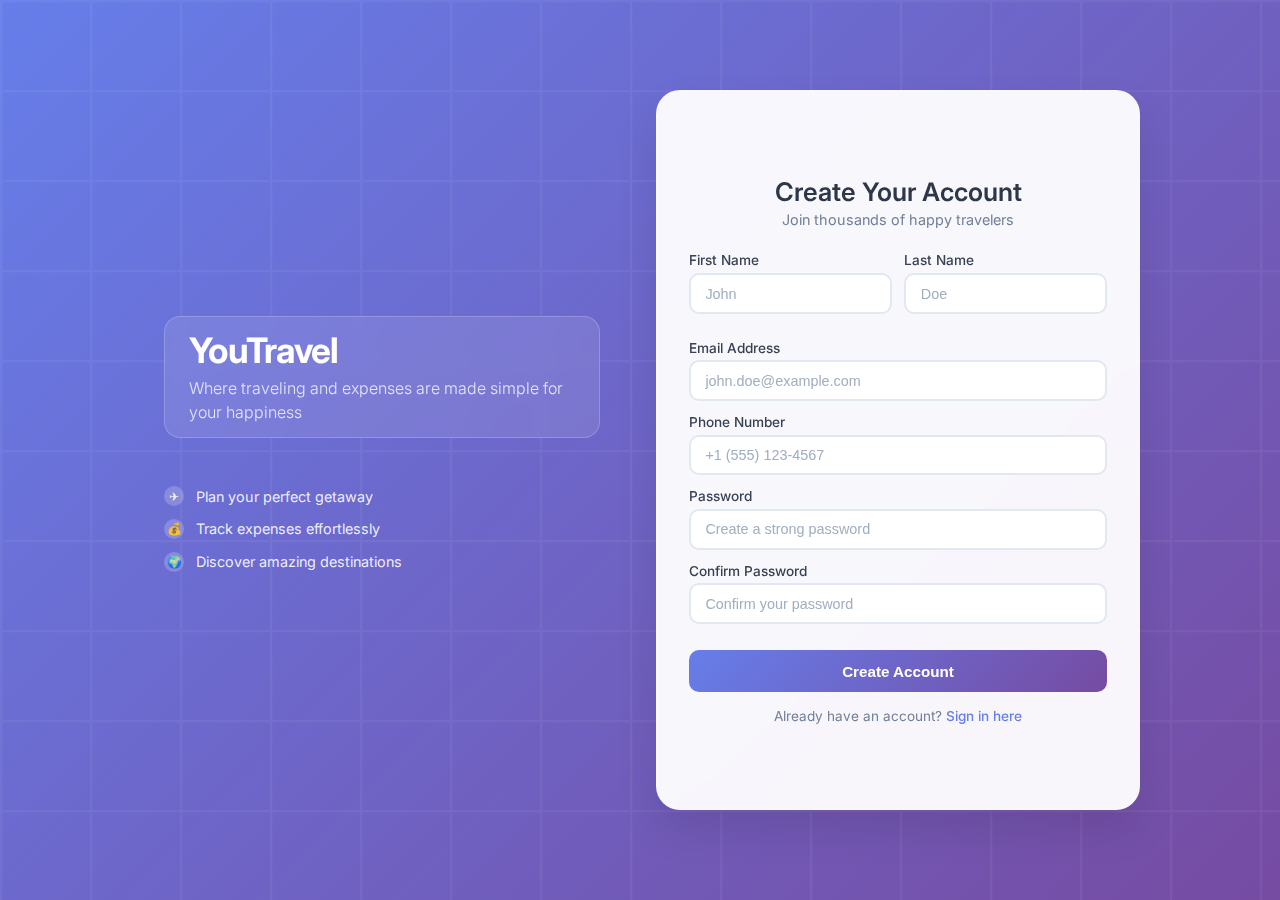
<file: index.html>
<!DOCTYPE html>
<html lang="en">
<head>
    <meta charset="UTF-8">
    <meta name="viewport" content="width=device-width, initial-scale=1.0">
    <title>YouTravel - Sign Up</title>
    <link href="https://fonts.googleapis.com/css2?family=Inter:wght@300;400;500;600;700&display=swap" rel="stylesheet">
    <link rel="stylesheet" href="style/index.css">
    <script defer src="scripts/index.js"></script>
     <link rel="icon" type="image/x-icon" href="style/10623610.png">
</head>
<body>
    <div class="container">
        <div class="hero-section">
            <div class="brand-logo">
                <h1 class="brand-title">YouTravel</h1>
                <p class="brand-subtitle">Where traveling and expenses are made simple for your happiness</p>
            </div>
            
            <div class="hero-features">
                <div class="feature-item">
                    <div class="feature-icon">✈</div>
                    <span>Plan your perfect getaway</span>
                </div>
                <div class="feature-item">
                    <div class="feature-icon">💰</div>
                    <span>Track expenses effortlessly</span>
                </div>
                <div class="feature-item">
                    <div class="feature-icon">🌍</div>
                    <span>Discover amazing destinations</span>
                </div>
            </div>
        </div>

        <div class="form-container">
            <div class="form-header">
                <h2 class="form-title">Create Your Account</h2>
                <p class="form-subtitle">Join thousands of happy travelers</p>
            </div>
            <!-- Custom alert -->
            <div id="form-alert" class="form-alert"></div>

            <form id="signup-form" method="POST" action="/api/signup">
                <div class="form-grid">
                    <div class="form-group">
                        <label for="firstName">First Name</label>
                        <input type="text" id="firstName" name="firstName" placeholder="John" required>
                    </div>

                    <div class="form-group">
                        <label for="lastName">Last Name</label>
                        <input type="text" id="lastName" name="lastName" placeholder="Doe" required>
                    </div>
                </div>

                <div class="form-group full-width">
                    <label for="email">Email Address</label>
                    <input type="email" id="email" name="email" placeholder="john.doe@example.com" required>
                </div>

                <div class="form-group full-width">
                    <label for="phone">Phone Number</label>
                    <input type="tel" id="phone" name="phone" placeholder="+1 (555) 123-4567" required pattern="[+]{0,1}[0-9\s\-\(\)]{8,20}">
                </div>

                <div class="form-group full-width">
                    <label for="password">Password</label>
                    <input type="password" id="password" name="password" placeholder="Create a strong password" required minlength="8">
                </div>

                <div class="form-group full-width">
                    <label for="confirmPassword">Confirm Password</label>
                    <input type="password" id="confirmPassword" name="confirmPassword" placeholder="Confirm your password" required>
                </div>

                <button type="submit" class="submit-btn">Create Account</button>
            </form>

            <p class="login-link">
                Already have an account? <a href="login.html">Sign in here</a>
            </p>
        </div>
    </div>
</body>
</html>
</file>
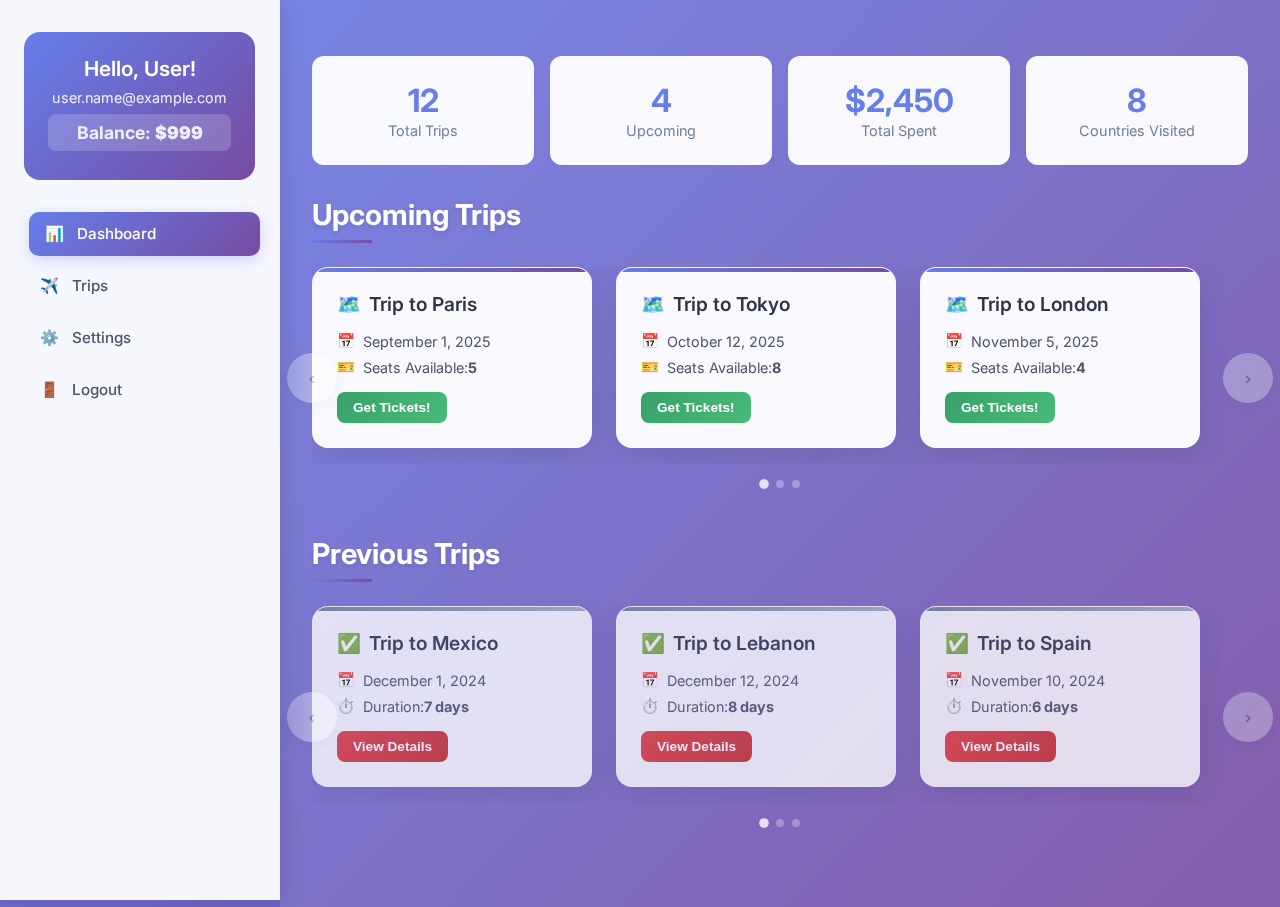
<file: dashboard.html>
<!DOCTYPE html>
<html lang="en">
<head>
    <meta charset="UTF-8">
    <meta name="viewport" content="width=device-width, initial-scale=1.0">
    <meta name="description" content="YouTravel Dashboard - Manage your trips, track expenses, and discover new destinations">
    <title>YouTravel - Dashboard</title>
    <link rel="preconnect" href="https://fonts.googleapis.com">
    <link rel="preconnect" href="https://fonts.gstatic.com" crossorigin>
    <link href="https://fonts.googleapis.com/css2?family=Inter:wght@300;400;500;600;700&display=swap" rel="stylesheet">
    <link rel="stylesheet" href="style/dashboard.css">
    <link rel="icon" type="image/x-icon" href="style/10623610.png">
    <script defer src="scripts/dashboard.js"></script>
</head>
<body>
    <!-- Mobile menu toggle -->
    <button class="mobile-menu-toggle" id="mobileMenuToggle" aria-label="Toggle navigation menu">
        <span></span>
        <span></span>
        <span></span>
    </button>

    <!-- Mobile overlay -->
    <div class="mobile-overlay" id="mobileOverlay"></div>

    <div class="container">
        <!-- Sidebar -->
        <aside class="sidebar" id="sidebar" role="navigation" aria-label="Main navigation">
            <div class="profile-info">
                <h2>Hello, User!</h2>
                <p>user.name@example.com</p>
                <p class="balance">Balance: <strong>$999</strong></p>
            </div>

            <nav>
                <ul>
                    <li><a href="dashboard.html" class="active" aria-current="page">Dashboard</a></li>
                    <li><a href="trips.html">Trips</a></li>
                    <li><a href="settings.html">Settings</a></li>
                    <li><a href="login.html">Logout</a></li>
                </ul>
            </nav>
        </aside>

        <!-- Main content -->
        <main class="main-content" role="main">
            <!-- Quick Stats -->
            <section class="stats-section" aria-labelledby="stats-heading">
                <h1 id="stats-heading" class="sr-only">Travel Statistics</h1>
                <div class="stats-grid">
                    <div class="stat-card">
                        <span class="stat-number">12</span>
                        <span class="stat-label">Total Trips</span>
                    </div>
                    <div class="stat-card">
                        <span class="stat-number">4</span>
                        <span class="stat-label">Upcoming</span>
                    </div>
                    <div class="stat-card">
                        <span class="stat-number">$2,450</span>
                        <span class="stat-label">Total Spent</span>
                    </div>
                    <div class="stat-card">
                        <span class="stat-number">8</span>
                        <span class="stat-label">Countries Visited</span>
                    </div>
                </div>
            </section>

            <!-- Upcoming Trips -->
            <section class="trips-section" aria-labelledby="upcoming-heading">
                <h1 id="upcoming-heading">Upcoming Trips</h1>
                <div class="trip-cards-wrapper">
                    <button class="scroll-arrow left" id="upcomingScrollLeft" aria-label="Scroll to previous trips">
                        &#8249;
                    </button>
                    <div class="trip-cards horizontal-scroll" id="upcomingTrips" role="region" aria-label="Upcoming trips">
                        <article class="trip-card upcoming">
                            <h3>Trip to Paris</h3>
                            <p><time datetime="2025-09-01">September 1, 2025</time></p>
                            <p>Seats Available: <strong>5</strong></p>
                            <button class="get-ticket" onclick="bookTrip('paris')" aria-label="Book tickets for Paris trip">
                                Get Tickets!
                            </button>
                        </article>
                        <article class="trip-card upcoming">
                            <h3>Trip to Tokyo</h3>
                            <p><time datetime="2025-10-12">October 12, 2025</time></p>
                            <p>Seats Available: <strong>8</strong></p>
                            <button class="get-ticket" onclick="bookTrip('tokyo')" aria-label="Book tickets for Tokyo trip">
                                Get Tickets!
                            </button>
                        </article>
                        <article class="trip-card upcoming">
                            <h3>Trip to London</h3>
                            <p><time datetime="2025-11-05">November 5, 2025</time></p>
                            <p>Seats Available: <strong>4</strong></p>
                            <button class="get-ticket" onclick="bookTrip('london')" aria-label="Book tickets for London trip">
                                Get Tickets!
                            </button>
                        </article>
                    </div>
                    <button class="scroll-arrow right" id="upcomingScrollRight" aria-label="Scroll to next trips">
                        &#8250;
                    </button>
                    <div class="scroll-indicators" id="upcomingIndicators"></div>
                </div>
            </section>

            <!-- Previous Trips -->
            <section class="trips-section" aria-labelledby="previous-heading">
                <h1 id="previous-heading">Previous Trips</h1>
                <div class="trip-cards-wrapper">
                    <button class="scroll-arrow left" id="previousScrollLeft" aria-label="Scroll to previous trips">
                        &#8249;
                    </button>
                    <div class="trip-cards horizontal-scroll" id="previousTrips" role="region" aria-label="Previous trips">
                        <article class="trip-card previous">
                            <h3>Trip to Mexico</h3>
                            <p><time datetime="2024-12-01">December 1, 2024</time></p>
                            <p>Duration: <strong>7 days</strong></p>
                            <button class="view-details" onclick="viewTripDetails('mexico')" aria-label="View Mexico trip details">
                                View Details
                            </button>
                        </article>
                        <article class="trip-card previous">
                            <h3>Trip to Lebanon</h3>
                            <p><time datetime="2024-12-12">December 12, 2024</time></p>
                            <p>Duration: <strong>8 days</strong></p>
                            <button class="view-details" onclick="viewTripDetails('lebanon')" aria-label="View Lebanon trip details">
                                View Details
                            </button>
                        </article>
                        <article class="trip-card previous">
                            <h3>Trip to Spain</h3>
                            <p><time datetime="2024-11-10">November 10, 2024</time></p>
                            <p>Duration: <strong>6 days</strong></p>
                            <button class="view-details" onclick="viewTripDetails('spain')" aria-label="View Spain trip details">
                                View Details
                            </button>
                        </article>
                    </div>
                    <button class="scroll-arrow right" id="previousScrollRight" aria-label="Scroll to next trips">
                        &#8250;
                    </button>
                    <div class="scroll-indicators" id="previousIndicators"></div>
                </div>
            </section>
        </main>
    </div>

    
</body>
</html>
</file>
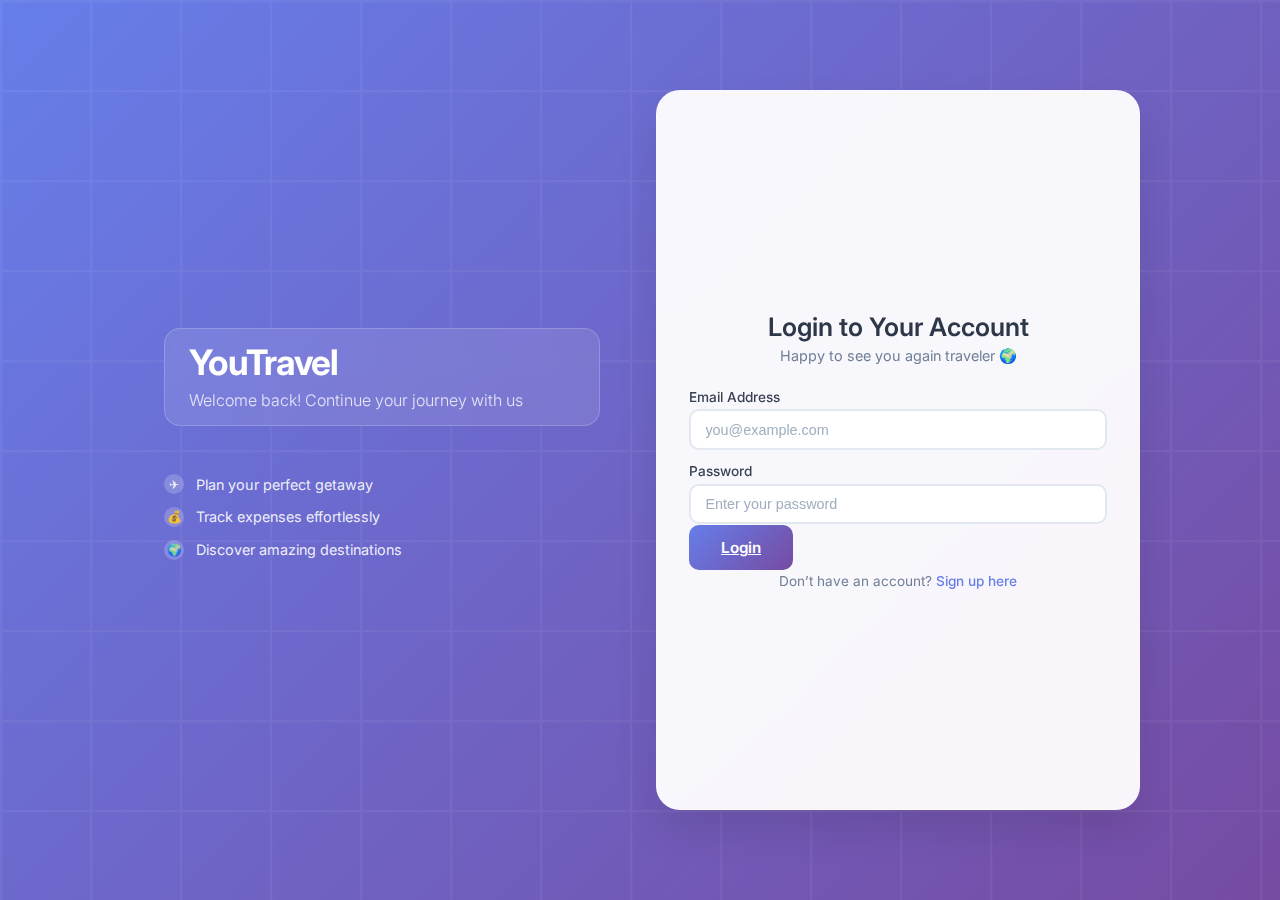
<file: login.html>
<!DOCTYPE html>
<html lang="en">
<head>
  <meta charset="UTF-8">
  <meta name="viewport" content="width=device-width, initial-scale=1.0">
  <title>YouTravel - Login</title>
  <link href="https://fonts.googleapis.com/css2?family=Inter:wght@300;400;500;600;700&display=swap" rel="stylesheet">
  <link rel="stylesheet" href="style/index.css">
  <script defer src="scripts/login.js"></script>
   <link rel="icon" type="image/x-icon" href="style/10623610.png">
</head>
<body>
  <div class="container">
    <!-- Hero section -->
    <div class="hero-section">
      <div class="brand-logo">
        <h1 class="brand-title">YouTravel</h1>
        <p class="brand-subtitle">Welcome back! Continue your journey with us</p>
      </div>

      <div class="hero-features">
        <div class="feature-item">
          <div class="feature-icon">✈</div>
          <span>Plan your perfect getaway</span>
        </div>
        <div class="feature-item">
          <div class="feature-icon">💰</div>
          <span>Track expenses effortlessly</span>
        </div>
        <div class="feature-item">
          <div class="feature-icon">🌍</div>
          <span>Discover amazing destinations</span>
        </div>
      </div>
    </div>

    <!-- Login form -->
    <div class="form-container">
      <div class="form-header">
        <h2 class="form-title">Login to Your Account</h2>
        <p class="form-subtitle">Happy to see you again traveler 🌍</p>
      </div>

      <!-- Custom alert -->
      <div id="login-alert" class="form-alert"></div>

      <form id="login-form" method="POST" action="/api/login">
        <div class="form-group full-width">
          <label for="loginEmail">Email Address</label>
          <input type="email" id="loginEmail" name="email" placeholder="you@example.com" required>
        </div>

        <div class="form-group full-width">
          <label for="loginPassword">Password</label>
          <input type="password" id="loginPassword" name="password" placeholder="Enter your password" required>
        </div>

        <a type="submit" class="submit-btn" href="dashboard.html">Login</a>
      </form>

      <p class="login-link">
        Don’t have an account? <a href="index.html">Sign up here</a>
      </p>
    </div>
  </div>
</body>
</html>
</file>
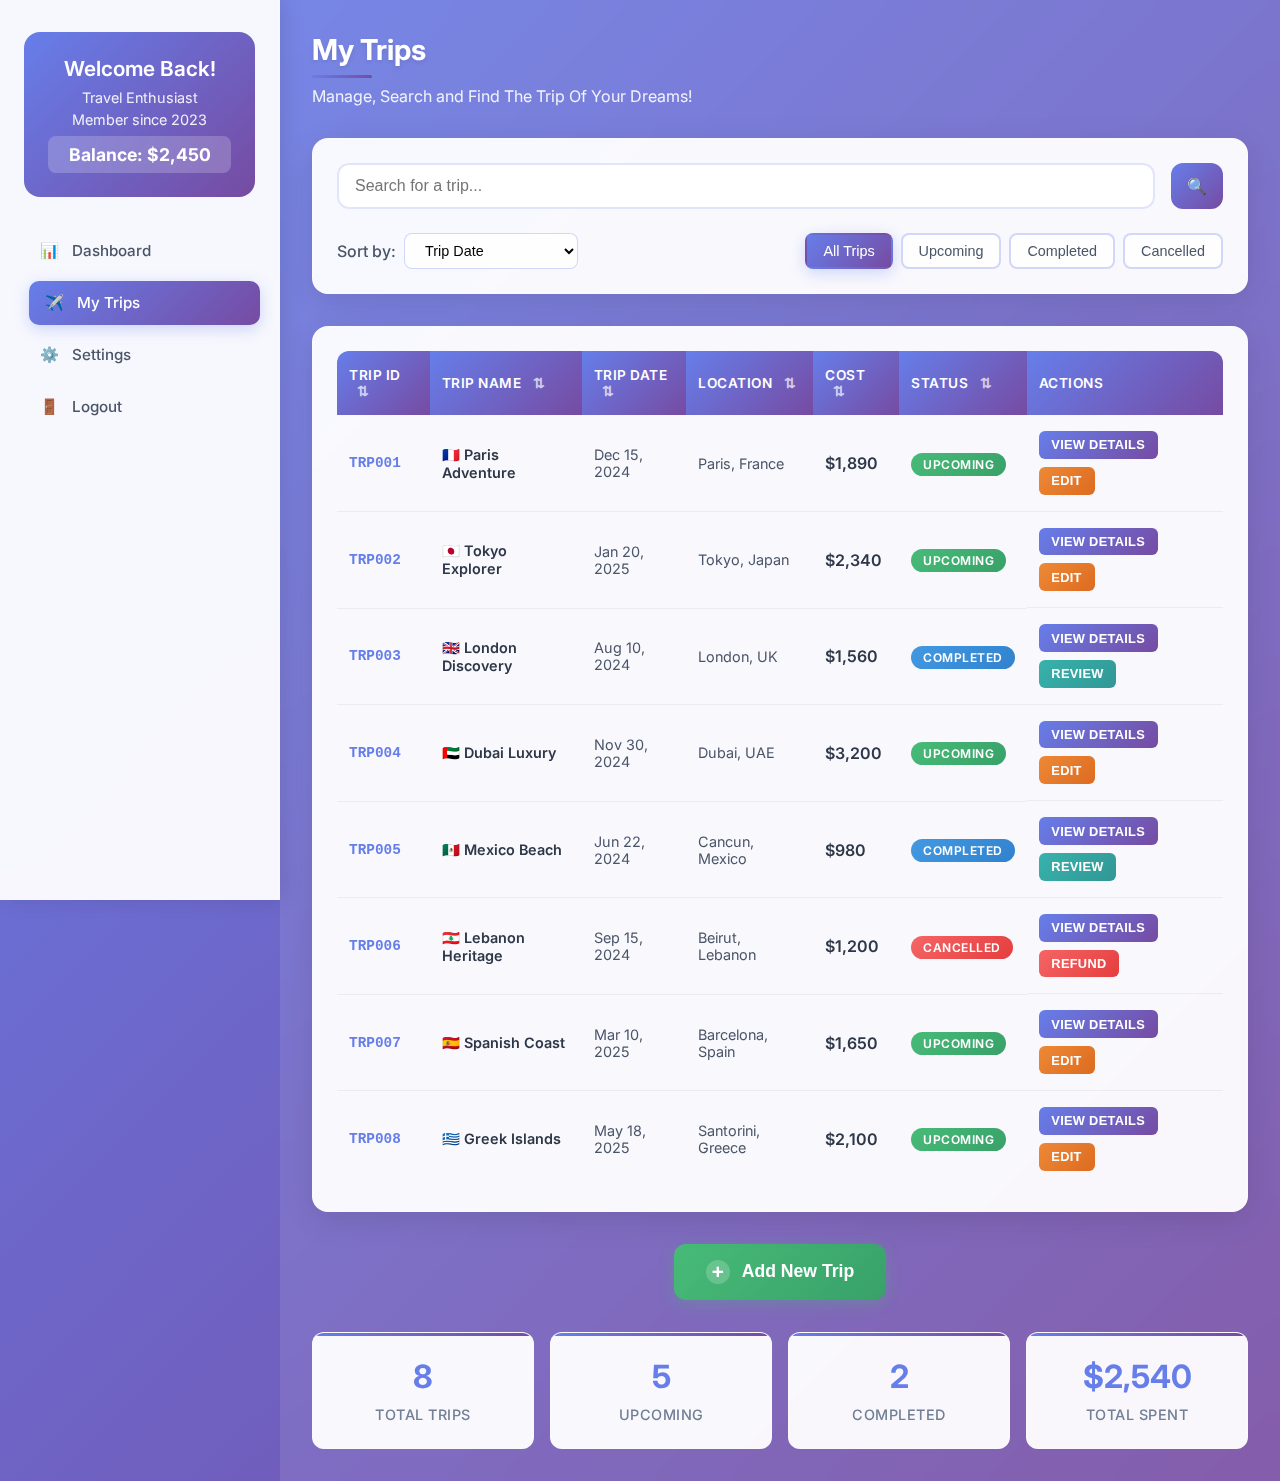
<file: trips.html>
<!DOCTYPE html>
<html lang="en">
<head>
    <meta charset="UTF-8">
    <meta name="viewport" content="width=device-width, initial-scale=1.0">
    <link rel="icon" type="image/x-icon" href="style/10623610.png">
    <link rel="stylesheet" href="style/trips.css">
    <script defer src="/scripts/trip.js"></script>
    <link href="https://fonts.googleapis.com/css2?family=Inter:wght@300;400;500;600;700&display=swap" rel="stylesheet">
    <title>YouTravel - Trips</title>
</head>
<body>
    <!-- Mobile menu toggle -->
    <button class="mobile-menu-toggle" id="mobileToggle" aria-label="Toggle navigation menu">
        <span></span>
        <span></span>
        <span></span>
    </button>

    <!-- Mobile overlay -->
    <div class="mobile-overlay" id="mobileOverlay"></div>

    <div class="container">
        <!-- Sidebar Navigation -->
        <aside class="sidebar" id="sidebar">
            <div class="profile-info">
                <h2>Welcome Back!</h2>
                <p>Travel Enthusiast</p>
                <p>Member since 2023</p>
                <div class="balance">Balance: $2,450</div>
            </div>
            
            <nav>
                <ul>
                    <li><a href="dashboard.html" class="nav-link">Dashboard</a></li>
                    <li><a href="#" class="nav-link active">My Trips</a></li>
                    <li><a href="settings.html" class="nav-link">Settings</a></li>
                    <li><a href="login.html" class="nav-link">Logout</a></li>
                </ul>
            </nav>
        </aside>

        <!-- Main Content -->
        <main class="main-content">
            <div class="header-section">
                <h1>My Trips</h1>
                <p class="subtitle">Manage, Search and Find The Trip Of Your Dreams!</p>
            </div>

            <!-- Search and Filter Section -->
            <div class="search-filter-section">
                <div class="search-bar">
                    <input type="text" id="searchInput" placeholder="Search for a trip..." aria-label="Search trips">
                    <button class="search-btn" aria-label="Search">🔍</button>
                </div>

                <div class="filter-controls">
                    <div class="sort-section">
                        <label for="sortSelect">Sort by:</label>
                        <select id="sortSelect" class="sort-dropdown">
                            <option value="date">Trip Date</option>
                            <option value="name">Trip Name (A-Z)</option>
                            <option value="name-desc">Trip Name (Z-A)</option>
                            <option value="cost-low">Cost (Low to High)</option>
                            <option value="cost-high">Cost (High to Low)</option>
                            <option value="location">Location (A-Z)</option>
                        </select>
                    </div>

                    <div class="filter-buttons">
                        <button class="filter-btn active" data-filter="all">All Trips</button>
                        <button class="filter-btn" data-filter="upcoming">Upcoming</button>
                        <button class="filter-btn" data-filter="completed">Completed</button>
                        <button class="filter-btn" data-filter="cancelled">Cancelled</button>
                    </div>
                </div>
            </div>

            <!-- Trips Table -->
            <div class="trips-table-container">
                <table class="trips-table" id="tripsTable">
                    <thead>
                        <tr>
                            <th data-sort="id">Trip ID <span class="sort-arrow">⇅</span></th>
                            <th data-sort="name">Trip Name <span class="sort-arrow">⇅</span></th>
                            <th data-sort="date">Trip Date <span class="sort-arrow">⇅</span></th>
                            <th data-sort="location">Location <span class="sort-arrow">⇅</span></th>
                            <th data-sort="cost">Cost <span class="sort-arrow">⇅</span></th>
                            <th data-sort="status">Status <span class="sort-arrow">⇅</span></th>
                            <th>Actions</th>
                        </tr>
                    </thead>
                    <tbody id="tripsTableBody">
                        <tr data-status="upcoming" data-id="TRP001">
                            <td class="trip-id">TRP001</td>
                            <td class="trip-name">🇫🇷 Paris Adventure</td>
                            <td class="trip-date" data-date="2024-12-15">Dec 15, 2024</td>
                            <td class="trip-location">Paris, France</td>
                            <td class="trip-cost" data-cost="1890">$1,890</td>
                            <td class="trip-status">
                                <span class="status-badge upcoming">Upcoming</span>
                            </td>
                            <td class="trip-actions">
                                <button class="action-btn primary">View Details</button>
                                <button class="action-btn secondary">Edit</button>
                            </td>
                        </tr>
                        <tr data-status="upcoming" data-id="TRP002">
                            <td class="trip-id">TRP002</td>
                            <td class="trip-name">🇯🇵 Tokyo Explorer</td>
                            <td class="trip-date" data-date="2025-01-20">Jan 20, 2025</td>
                            <td class="trip-location">Tokyo, Japan</td>
                            <td class="trip-cost" data-cost="2340">$2,340</td>
                            <td class="trip-status">
                                <span class="status-badge upcoming">Upcoming</span>
                            </td>
                            <td class="trip-actions">
                                <button class="action-btn primary">View Details</button>
                                <button class="action-btn secondary">Edit</button>
                            </td>
                        </tr>
                        <tr data-status="completed" data-id="TRP003">
                            <td class="trip-id">TRP003</td>
                            <td class="trip-name">🇬🇧 London Discovery</td>
                            <td class="trip-date" data-date="2024-08-10">Aug 10, 2024</td>
                            <td class="trip-location">London, UK</td>
                            <td class="trip-cost" data-cost="1560">$1,560</td>
                            <td class="trip-status">
                                <span class="status-badge completed">Completed</span>
                            </td>
                            <td class="trip-actions">
                                <button class="action-btn primary">View Details</button>
                                <button class="action-btn tertiary">Review</button>
                            </td>
                        </tr>
                        <tr data-status="upcoming" data-id="TRP004">
                            <td class="trip-id">TRP004</td>
                            <td class="trip-name">🇦🇪 Dubai Luxury</td>
                            <td class="trip-date" data-date="2024-11-30">Nov 30, 2024</td>
                            <td class="trip-location">Dubai, UAE</td>
                            <td class="trip-cost" data-cost="3200">$3,200</td>
                            <td class="trip-status">
                                <span class="status-badge upcoming">Upcoming</span>
                            </td>
                            <td class="trip-actions">
                                <button class="action-btn primary">View Details</button>
                                <button class="action-btn secondary">Edit</button>
                            </td>
                        </tr>
                        <tr data-status="completed" data-id="TRP005">
                            <td class="trip-id">TRP005</td>
                            <td class="trip-name">🇲🇽 Mexico Beach</td>
                            <td class="trip-date" data-date="2024-06-22">Jun 22, 2024</td>
                            <td class="trip-location">Cancun, Mexico</td>
                            <td class="trip-cost" data-cost="980">$980</td>
                            <td class="trip-status">
                                <span class="status-badge completed">Completed</span>
                            </td>
                            <td class="trip-actions">
                                <button class="action-btn primary">View Details</button>
                                <button class="action-btn tertiary">Review</button>
                            </td>
                        </tr>
                        <tr data-status="cancelled" data-id="TRP006">
                            <td class="trip-id">TRP006</td>
                            <td class="trip-name">🇱🇧 Lebanon Heritage</td>
                            <td class="trip-date" data-date="2024-09-15">Sep 15, 2024</td>
                            <td class="trip-location">Beirut, Lebanon</td>
                            <td class="trip-cost" data-cost="1200">$1,200</td>
                            <td class="trip-status">
                                <span class="status-badge cancelled">Cancelled</span>
                            </td>
                            <td class="trip-actions">
                                <button class="action-btn primary">View Details</button>
                                <button class="action-btn danger">Refund</button>
                            </td>
                        </tr>
                        <tr data-status="upcoming" data-id="TRP007">
                            <td class="trip-id">TRP007</td>
                            <td class="trip-name">🇪🇸 Spanish Coast</td>
                            <td class="trip-date" data-date="2025-03-10">Mar 10, 2025</td>
                            <td class="trip-location">Barcelona, Spain</td>
                            <td class="trip-cost" data-cost="1650">$1,650</td>
                            <td class="trip-status">
                                <span class="status-badge upcoming">Upcoming</span>
                            </td>
                            <td class="trip-actions">
                                <button class="action-btn primary">View Details</button>
                                <button class="action-btn secondary">Edit</button>
                            </td>
                        </tr>
                        <tr data-status="upcoming" data-id="TRP008">
                            <td class="trip-id">TRP008</td>
                            <td class="trip-name">🇬🇷 Greek Islands</td>
                            <td class="trip-date" data-date="2025-05-18">May 18, 2025</td>
                            <td class="trip-location">Santorini, Greece</td>
                            <td class="trip-cost" data-cost="2100">$2,100</td>
                            <td class="trip-status">
                                <span class="status-badge upcoming">Upcoming</span>
                            </td>
                            <td class="trip-actions">
                                <button class="action-btn primary">View Details</button>
                                <button class="action-btn secondary">Edit</button>
                            </td>
                        </tr>
                    </tbody>
                </table>
            </div>

            <!-- Add New Trip Button -->
            <div class="add-trip-section">
                <button class="add-trip-btn" id="addTripBtn">
                    <span class="plus-icon">+</span>
                    Add New Trip
                </button>
            </div>

            <!-- Stats Summary -->
            <div class="stats-summary">
                <div class="stat-card">
                    <span class="stat-number" id="totalTrips">8</span>
                    <span class="stat-label">Total Trips</span>
                </div>
                <div class="stat-card">
                    <span class="stat-number" id="upcomingTrips">5</span>
                    <span class="stat-label">Upcoming</span>
                </div>
                <div class="stat-card">
                    <span class="stat-number" id="completedTrips">2</span>
                    <span class="stat-label">Completed</span>
                </div>
                <div class="stat-card">
                    <span class="stat-number" id="totalSpent">$15,920</span>
                    <span class="stat-label">Total Spent</span>
                </div>
            </div>
        </main>
    </div>
</body>
</html>
</file>
<file: style/index.css>
/* Reset and basic styles */
* {
    margin: 0;
    padding: 0;
    box-sizing: border-box;
}

body {
    font-family: 'Inter', sans-serif;
    background: linear-gradient(135deg, #667eea 0%, #764ba2 100%);
    min-height: 100vh;
    display: flex;
    align-items: center;
    justify-content: center;
    padding: 1rem;
    overflow-x: hidden;
}

/* Animated background elements */
body::before {
    content: '';
    position: absolute;
    top: 0;
    left: 0;
    right: 0;
    bottom: 0;
    background: url('data:image/svg+xml,<svg xmlns="http://www.w3.org/2000/svg" viewBox="0 0 100 100"><defs><pattern id="grid" width="10" height="10" patternUnits="userSpaceOnUse"><path d="M 10 0 L 0 0 0 10" fill="none" stroke="rgba(255,255,255,0.05)" stroke-width="0.5"/></pattern></defs><rect width="100" height="100" fill="url(%23grid)"/></svg>');
    pointer-events: none;
}

.container {
    width: 100%;
    max-width: 1000px;
    min-height: 90vh;
    display: grid;
    grid-template-columns: 1fr 1fr;
    gap: 2rem;
    align-items: center;
}

.hero-section {
    padding: 1.5rem;
    text-align: left;
    height: 100%;
    display: flex;
    flex-direction: column;
    justify-content: center;
}

.brand-logo {
    background: rgba(255, 255, 255, 0.1);
    backdrop-filter: blur(10px);
    border: 1px solid rgba(255, 255, 255, 0.2);
    border-radius: 16px;
    padding: 0.8rem 1.5rem;
    margin-bottom: 1.5rem;
    display: inline-block;
    transition: transform 0.3s ease;
}

.brand-logo:hover {
    transform: translateY(-2px);
}

.brand-title {
    font-size: 2.2rem;
    font-weight: 700;
    color: white;
    margin-bottom: 0.3rem;
    letter-spacing: -0.02em;
}

.brand-subtitle {
    font-size: 1rem;
    color: rgba(255, 255, 255, 0.8);
    line-height: 1.5;
    font-weight: 300;
}

.hero-features {
    margin-top: 1.5rem;
}

.feature-item {
    display: flex;
    align-items: center;
    margin-bottom: 0.8rem;
    color: rgba(255, 255, 255, 0.9);
    font-size: 0.9rem;
    transition: transform 0.2s ease;
}

.feature-item:hover {
    transform: translateX(5px);
}

.feature-icon {
    width: 20px;
    height: 20px;
    background: rgba(255, 255, 255, 0.2);
    border-radius: 50%;
    margin-right: 0.75rem;
    display: flex;
    align-items: center;
    justify-content: center;
    font-size: 12px;
}

.form-container {
    background: rgba(255, 255, 255, 0.95);
    backdrop-filter: blur(20px);
    border: 1px solid rgba(255, 255, 255, 0.3);
    border-radius: 24px;
    padding: 2rem;
    box-shadow: 0 20px 40px rgba(0, 0, 0, 0.1);
    min-height: 80vh;
    display: flex;
    flex-direction: column;
    justify-content: center;
    max-height: 90vh;
    overflow-y: auto;
}

.form-header {
    text-align: center;
    margin-bottom: 1.5rem;
}

.form-title {
    font-size: 1.6rem;
    font-weight: 600;
    color: #2d3748;
    margin-bottom: 0.3rem;
}

.form-subtitle {
    color: #718096;
    font-size: 0.9rem;
    font-weight: 400;
}

.form-grid {
    display: grid;
    grid-template-columns: 1fr 1fr;
    gap: 0.8rem;
    margin-bottom: 0.8rem;
}

.form-group {
    margin-bottom: 0.8rem;
    position: relative;
}

.form-group.full-width {
    grid-column: 1 / -1;
}

label {
    display: block;
    margin-bottom: 0.3rem;
    font-weight: 500;
    color: #374151;
    font-size: 0.85rem;
    transition: color 0.3s ease;
}

.input-wrapper {
    position: relative;
}

input {
    width: 100%;
    padding: 0.65rem 0.9rem;
    border: 2px solid #e2e8f0;
    border-radius: 10px;
    font-size: 0.9rem;
    color: #2d3748;
    background: white;
    transition: all 0.3s ease;
    outline: none;
}

input.error {
    border-color: #e53e3e;
    background-color: #fed7d7;
    animation: shake 0.3s ease-in-out;
}

input.success {
    border-color: #38a169;
    background-color: #f0fff4;
}

input:focus {
    border-color: #667eea;
    box-shadow: 0 0 0 3px rgba(102, 126, 234, 0.1);
    transform: translateY(-1px);
}

input::placeholder {
    color: #a0aec0;
}

/* Password strength indicator */
.password-strength {
    display: none;
    margin-top: 0.5rem;
    height: 4px;
    background-color: #e2e8f0;
    border-radius: 2px;
    overflow: hidden;
}

.password-strength.show {
    display: block;
}

.password-strength-bar {
    height: 100%;
    transition: width 0.3s ease, background-color 0.3s ease;
    width: 0;
}

.password-strength-bar.weak {
    background-color: #e53e3e;
    width: 33%;
}

.password-strength-bar.medium {
    background-color: #dd6b20;
    width: 66%;
}

.password-strength-bar.strong {
    background-color: #38a169;
    width: 100%;
}

.password-requirements {
    display: none;
    margin-top: 0.5rem;
    font-size: 0.75rem;
    color: #718096;
}

.password-requirements.show {
    display: block;
}

.requirement {
    display: flex;
    align-items: center;
    margin-bottom: 0.2rem;
    transition: color 0.3s ease;
}

.requirement.met {
    color: #38a169;
}

.requirement.met::before {
    content: '✓';
    margin-right: 0.5rem;
    font-weight: bold;
}

.requirement:not(.met)::before {
    content: '✗';
    margin-right: 0.5rem;
    color: #e53e3e;
    font-weight: bold;
}

/* Input validation icons */
.validation-icon {
    position: absolute;
    right: 0.75rem;
    top: 50%;
    transform: translateY(-50%);
    font-size: 1rem;
    pointer-events: none;
    opacity: 0;
    transition: opacity 0.3s ease;
}

.validation-icon.show {
    opacity: 1;
}

.validation-icon.success {
    color: #38a169;
}

.validation-icon.error {
    color: #e53e3e;
}

.submit-btn {
    width: 100%;
    background: linear-gradient(135deg, #667eea 0%, #764ba2 100%);
    color: white;
    border: none;
    padding: 0.8rem 2rem;
    border-radius: 10px;
    font-size: 0.95rem;
    font-weight: 600;
    cursor: pointer;
    transition: all 0.3s ease;
    margin-top: 0.8rem;
    position: relative;
    overflow: hidden;
}

.submit-btn:hover:not(:disabled) {
    transform: translateY(-2px);
    box-shadow: 0 10px 25px rgba(102, 126, 234, 0.3);
}

.submit-btn:active {
    transform: translateY(0);
}

.submit-btn:disabled {
    opacity: 0.7;
    cursor: not-allowed;
    background: #a0aec0;
}

/* Loading spinner */
.loading-spinner {
    width: 20px;
    height: 20px;
    border: 2px solid transparent;
    border-top: 2px solid white;
    border-radius: 50%;
    animation: spin 1s linear infinite;
    display: none;
    margin-right: 0.5rem;
}

.loading-spinner.show {
    display: inline-block;
}

.login-link {
    text-align: center;
    margin-top: 1rem;
    color: #718096;
    font-size: 0.85rem;
}

.login-link a {
    color: #667eea;
    text-decoration: none;
    font-weight: 500;
    transition: color 0.3s ease;
}

.login-link a:hover {
    text-decoration: underline;
    color: #764ba2;
}

.form-alert {
    display: none;
    border-radius: 8px;
    padding: 0.8rem 1rem;
    margin-bottom: 1rem;
    font-size: 0.9rem;
    font-weight: 500;
    line-height: 1.4;
    animation: slideDown 0.4s ease forwards;
    position: relative;
}

.form-alert.show {
    display: block;
}

.form-alert.error {
    background-color: #fed7d7;
    color: #c53030;
    border-left: 4px solid #e53e3e;
}

.form-alert.success {
    background-color: #f0fff4;
    color: #276749;
    border-left: 4px solid #38a169;
}

.form-alert.warning {
    background-color: #fefcbf;
    color: #975a16;
    border-left: 4px solid #d69e2e;
}

/* Show password toggle */
.password-toggle {
    position: absolute;
    right: 0.75rem;
    top: 50%;
    transform: translateY(-50%);
    background: none;
    border: none;
    cursor: pointer;
    color: #718096;
    font-size: 0.9rem;
    padding: 0.25rem;
    border-radius: 4px;
    transition: color 0.3s ease;
}

.password-toggle:hover {
    color: #2d3748;
    background-color: #f7fafc;
}

/* Responsive design */
@media (max-width: 768px) {
    body {
        padding: 0.5rem;
    }

    .container {
        grid-template-columns: 1fr;
        gap: 1rem;
        max-width: 380px;
        min-height: 95vh;
    }

    .hero-section {
        text-align: center;
        padding: 0.8rem;
    }

    .brand-title {
        font-size: 1.8rem;
    }

    .form-container {
        padding: 1.2rem;
    }

    .form-grid {
        grid-template-columns: 1fr;
        gap: 0.4rem;
    }

    .hero-features {
        display: none;
    }

    .form-header {
        margin-bottom: 1rem;
    }
}

/* Animations */
@keyframes fadeInUp {
    from {
        opacity: 0;
        transform: translateY(30px);
    }
    to {
        opacity: 1;
        transform: translateY(0);
    }
}

@keyframes slideDown {
    from {
        opacity: 0;
        transform: translateY(-10px);
    }
    to {
        opacity: 1;
        transform: translateY(0);
    }
}

@keyframes shake {
    0%, 100% { transform: translateX(0); }
    25% { transform: translateX(-5px); }
    75% { transform: translateX(5px); }
}

@keyframes spin {
    0% { transform: rotate(0deg); }
    100% { transform: rotate(360deg); }
}

.container > * {
    animation: fadeInUp 0.6s ease-out;
}

.form-container {
    animation-delay: 0.2s;
}

/* Focus trap for accessibility */
.sr-only {
    position: absolute;
    width: 1px;
    height: 1px;
    padding: 0;
    margin: -1px;
    overflow: hidden;
    clip: rect(0, 0, 0, 0);
    white-space: nowrap;
    border: 0;
}
</file>
<file: style/dashboard.css>
/* Reset and base styles */
* {
    margin: 0;
    padding: 0;
    box-sizing: border-box;
}

body {
    font-family: 'Inter', sans-serif;
    background: linear-gradient(135deg, #667eea 0%, #764ba2 100%);
    min-height: 100vh;
    color: #2d3748;
    overflow-x: hidden;
}

/* Main container */
.container {
    display: flex;
    min-height: 100vh;
    position: relative;
}

/* Sidebar styles */
.sidebar {
    width: 280px;
    background: rgba(255, 255, 255, 0.95);
    backdrop-filter: blur(20px);
    border-right: 1px solid rgba(255, 255, 255, 0.3);
    padding: 2rem 1.5rem;
    display: flex;
    flex-direction: column;
    box-shadow: 4px 0 20px rgba(0, 0, 0, 0.1);
    position: fixed;
    height: 100vh;
    z-index: 100;
    transition: transform 0.3s ease;
}

.profile-info {
    background: linear-gradient(135deg, #667eea 0%, #764ba2 100%);
    border-radius: 16px;
    padding: 1.5rem;
    margin-bottom: 2rem;
    color: white;
    text-align: center;
    position: relative;
    overflow: hidden;
}

.profile-info::before {
    content: '';
    position: absolute;
    top: -50%;
    right: -50%;
    width: 100px;
    height: 100px;
    background: rgba(255, 255, 255, 0.1);
    border-radius: 50%;
    animation: float 6s ease-in-out infinite;
}

.profile-info h2 {
    font-size: 1.3rem;
    font-weight: 600;
    margin-bottom: 0.5rem;
    position: relative;
    z-index: 2;
}

.profile-info p {
    font-size: 0.9rem;
    opacity: 0.9;
    margin-bottom: 0.3rem;
    position: relative;
    z-index: 2;
}

.profile-info .balance {
    font-size: 1.1rem;
    font-weight: 700;
    margin-top: 0.5rem;
    padding: 0.5rem;
    background: rgba(255, 255, 255, 0.2);
    border-radius: 8px;
    backdrop-filter: blur(10px);
}

/* Navigation styles */
nav ul {
    list-style: none;
}

nav li {
    margin-bottom: 0.5rem;
}

nav li a {
    display: flex;
    align-items: center;
    padding: 0.75rem 1rem;
    color: #4a5568;
    text-decoration: none;
    border-radius: 10px;
    transition: all 0.3s ease;
    font-weight: 500;
    font-size: 0.95rem;
    position: relative;
}

nav li a:hover,
nav li a.active {
    background: linear-gradient(135deg, #667eea 0%, #764ba2 100%);
    color: white;
    transform: translateX(5px);
    box-shadow: 0 4px 15px rgba(102, 126, 234, 0.3);
}

nav li a::before {
    content: '';
    width: 20px;
    height: 20px;
    margin-right: 0.75rem;
    border-radius: 4px;
    background: currentColor;
    opacity: 0.2;
}

/* Icons for navigation items */
nav li:nth-child(1) a::before { content: '📊'; background: none; opacity: 1; }
nav li:nth-child(2) a::before { content: '✈️'; background: none; opacity: 1; }
nav li:nth-child(3) a::before { content: '⚙️'; background: none; opacity: 1; }
nav li:nth-child(4) a::before { content: '🚪'; background: none; opacity: 1; }

/* Main content */
.main-content {
    flex: 1;
    margin-left: 280px;
    padding: 2rem;
    background: rgba(255, 255, 255, 0.1);
    backdrop-filter: blur(10px);
    min-height: 100vh;
}

/* Section headers */
.main-content h1 {
    font-size: 1.8rem;
    font-weight: 700;
    color: white;
    margin-bottom: 1.5rem;
    text-shadow: 0 2px 4px rgba(0, 0, 0, 0.1);
    position: relative;
}

.main-content h1::after {
    content: '';
    display: block;
    width: 60px;
    height: 3px;
    background: linear-gradient(135deg, #667eea 0%, #764ba2 100%);
    border-radius: 2px;
    margin-top: 0.5rem;
}

/* Trip cards container wrapper */
.trip-cards-wrapper {
    position: relative;
    margin-bottom: 3rem;
}

/* Navigation arrows */
.scroll-arrow {
    position: absolute;
    top: 50%;
    transform: translateY(-50%);
    background: rgba(255, 255, 255, 0.9);
    backdrop-filter: blur(10px);
    border: 1px solid rgba(255, 255, 255, 0.3);
    border-radius: 50%;
    width: 50px;
    height: 50px;
    display: flex;
    align-items: center;
    justify-content: center;
    cursor: pointer;
    font-size: 1.2rem;
    color: #2d3748;
    transition: all 0.3s ease;
    z-index: 10;
    box-shadow: 0 4px 15px rgba(0, 0, 0, 0.1);
    user-select: none;
}

.scroll-arrow:hover {
    background: rgba(255, 255, 255, 1);
    transform: translateY(-50%) scale(1.1);
    box-shadow: 0 8px 25px rgba(0, 0, 0, 0.15);
}

.scroll-arrow:active {
    transform: translateY(-50%) scale(0.95);
}

.scroll-arrow.disabled {
    opacity: 0.3;
    cursor: not-allowed;
    pointer-events: none;
}

.scroll-arrow.left {
    left: -25px;
}

.scroll-arrow.right {
    right: -25px;
}

/* Trip cards container */
.trip-cards {
    display: flex;
    gap: 1.5rem;
    padding-bottom: 1rem;
    overflow-x: auto;
    scroll-behavior: smooth;
    scrollbar-width: none; /* Firefox */
    -ms-overflow-style: none; /* Internet Explorer 10+ */
}

.trip-cards::-webkit-scrollbar {
    display: none; /* WebKit */
}

/* Scroll indicators */
.scroll-indicators {
    display: flex;
    justify-content: center;
    gap: 0.5rem;
    margin-top: 1rem;
}

.scroll-dot {
    width: 8px;
    height: 8px;
    border-radius: 50%;
    background: rgba(255, 255, 255, 0.3);
    cursor: pointer;
    transition: all 0.3s ease;
}

.scroll-dot.active {
    background: rgba(255, 255, 255, 0.8);
    transform: scale(1.2);
}

/* Trip card styles */
.trip-card {
    background: rgba(255, 255, 255, 0.95);
    backdrop-filter: blur(20px);
    border: 1px solid rgba(255, 255, 255, 0.3);
    border-radius: 16px;
    padding: 1.5rem;
    min-width: 280px;
    box-shadow: 0 8px 32px rgba(0, 0, 0, 0.1);
    transition: all 0.3s ease;
    position: relative;
    overflow: hidden;
}

.trip-card::before {
    content: '';
    position: absolute;
    top: 0;
    left: 0;
    right: 0;
    height: 4px;
    background: linear-gradient(135deg, #667eea 0%, #764ba2 100%);
}

.trip-card:hover {
    transform: translateY(-8px);
    box-shadow: 0 20px 40px rgba(0, 0, 0, 0.15);
    border-color: rgba(102, 126, 234, 0.3);
}

.trip-card h3 {
    font-size: 1.2rem;
    font-weight: 600;
    color: #2d3748;
    margin-bottom: 1rem;
    display: flex;
    align-items: center;
}

.trip-card h3::before {
    content: '🗺️';
    margin-right: 0.5rem;
}

.trip-card p {
    color: #4a5568;
    margin-bottom: 0.5rem;
    font-size: 0.9rem;
    display: flex;
    align-items: center;
}

.trip-card p:nth-child(2)::before { content: '📅'; margin-right: 0.5rem; }
.trip-card p:nth-child(3)::before { content: '🎫'; margin-right: 0.5rem; }

/* Upcoming trip specific styles */
.trip-card.upcoming {
    position: relative;
}

.trip-card.upcoming .get-ticket {
    display: inline-block;
    background: linear-gradient(135deg, #38a169 0%, #48bb78 100%);
    color: white;
    padding: 0.5rem 1rem;
    border-radius: 8px;
    font-size: 0.85rem;
    font-weight: 600;
    cursor: pointer;
    transition: all 0.3s ease;
    margin-top: 0.5rem;
    text-align: center;
    border: none;
    outline: none;
}

.trip-card.upcoming .get-ticket:hover {
    background: linear-gradient(135deg, #2f855a 0%, #38a169 100%);
    transform: translateY(-2px);
    box-shadow: 0 4px 15px rgba(56, 161, 105, 0.3);
}

/* Previous trip specific styles */
.trip-card.previous {
    opacity: 0.8;
}

.trip-card.previous::before {
    background: linear-gradient(135deg, #718096 0%, #a0aec0 100%);
}

.trip-card.previous h3::before {
    content: '✅';
}

.trip-card.previous p:nth-child(3)::before { content: '⏱️'; margin-right: 0.5rem; }

.trip-card.previous .view-details {
    display: inline-block;
    background: linear-gradient(135deg, #e53e3e 0%, #c53030 100%);
    color: white;
    padding: 0.5rem 1rem;
    border-radius: 8px;
    font-size: 0.85rem;
    font-weight: 600;
    cursor: pointer;
    transition: all 0.3s ease;
    margin-top: 0.5rem;
    text-align: center;
    border: none;
    outline: none;
}

.trip-card.previous .view-details:hover {
    background: linear-gradient(135deg, #c53030 0%, #9c2626 100%);
    transform: translateY(-2px);
    box-shadow: 0 4px 15px rgba(197, 48, 48, 0.3);
}

/* Add some visual indicators for different destinations */
.trip-card h3:contains("Paris")::before { content: '🇫🇷'; }
.trip-card h3:contains("Tokyo")::before { content: '🇯🇵'; }
.trip-card h3:contains("London")::before { content: '🇬🇧'; }
.trip-card h3:contains("Dubai")::before { content: '🇦🇪'; }
.trip-card h3:contains("Mexico")::before { content: '🇲🇽'; }
.trip-card h3:contains("Lebanon")::before { content: '🇱🇧'; }
.trip-card h3:contains("Spain")::before { content: '🇪🇸'; }
.trip-card h3:contains("Greece")::before { content: '🇬🇷'; }

/* Mobile hamburger menu */
.mobile-menu-toggle {
    display: none;
    position: fixed;
    top: 1rem;
    left: 1rem;
    z-index: 200;
    background: rgba(255, 255, 255, 0.9);
    border: none;
    border-radius: 8px;
    padding: 0.5rem;
    cursor: pointer;
    backdrop-filter: blur(10px);
    box-shadow: 0 4px 15px rgba(0, 0, 0, 0.1);
}

.mobile-menu-toggle span {
    display: block;
    width: 25px;
    height: 3px;
    background: #2d3748;
    margin: 5px 0;
    transition: 0.3s;
    border-radius: 2px;
}

/* Mobile overlay */
.mobile-overlay {
    display: none;
    position: fixed;
    top: 0;
    left: 0;
    width: 100%;
    height: 100%;
    background: rgba(0, 0, 0, 0.5);
    z-index: 99;
    backdrop-filter: blur(5px);
}

/* Statistics cards (additional enhancement) */
.stats-grid {
    display: grid;
    grid-template-columns: repeat(auto-fit, minmax(200px, 1fr));
    gap: 1rem;
    margin-bottom: 2rem;
}

.stat-card {
    background: rgba(255, 255, 255, 0.95);
    backdrop-filter: blur(20px);
    border: 1px solid rgba(255, 255, 255, 0.3);
    border-radius: 12px;
    padding: 1.5rem;
    text-align: center;
    transition: transform 0.3s ease;
}

.stat-card:hover {
    transform: translateY(-4px);
}

.stat-card .stat-number {
    font-size: 2rem;
    font-weight: 700;
    color: #667eea;
    display: block;
}

.stat-card .stat-label {
    font-size: 0.9rem;
    color: #718096;
    margin-top: 0.5rem;
}

/* Mobile responsive arrows */
@media (max-width: 768px) {
    .sidebar {
        transform: translateX(-100%);
        width: 260px;
    }

    .sidebar.open {
        transform: translateX(0);
    }

    .main-content {
        margin-left: 0;
        padding: 1rem;
    }

    .mobile-menu-toggle {
        display: block;
    }

    .mobile-overlay.show {
        display: block;
    }

    .trip-cards {
        gap: 1rem;
    }

    .trip-card {
        min-width: 250px;
    }

    .main-content h1 {
        font-size: 1.5rem;
        margin-top: 3rem;
    }

    .stats-grid {
        grid-template-columns: repeat(2, 1fr);
        gap: 0.75rem;
    }

    /* Adjust arrows for mobile */
    .scroll-arrow {
        width: 40px;
        height: 40px;
        font-size: 1rem;
    }

    .scroll-arrow.left {
        left: -20px;
    }

    .scroll-arrow.right {
        right: -20px;
    }
}

@media (max-width: 480px) {
    .main-content {
        padding: 0.75rem;
    }

    .trip-card {
        min-width: 220px;
        padding: 1rem;
    }

    .stats-grid {
        grid-template-columns: 1fr;
    }
}

/* Animations */
@keyframes float {
    0%, 100% { transform: translateY(0px) rotate(0deg); }
    50% { transform: translateY(-20px) rotate(180deg); }
}

@keyframes fadeInUp {
    from {
        opacity: 0;
        transform: translateY(30px);
    }
    to {
        opacity: 1;
        transform: translateY(0);
    }
}

@keyframes slideInLeft {
    from {
        opacity: 0;
        transform: translateX(-30px);
    }
    to {
        opacity: 1;
        transform: translateX(0);
    }
}

/* Apply animations */
.trip-card {
    animation: fadeInUp 0.6s ease-out;
}

.trip-card:nth-child(1) { animation-delay: 0.1s; }
.trip-card:nth-child(2) { animation-delay: 0.2s; }
.trip-card:nth-child(3) { animation-delay: 0.3s; }
.trip-card:nth-child(4) { animation-delay: 0.4s; }

.sidebar {
    animation: slideInLeft 0.6s ease-out;
}

.main-content h1 {
    animation: fadeInUp 0.8s ease-out;
}

/* Loading states */
.loading {
    opacity: 0.6;
    pointer-events: none;
}

.loading::after {
    content: '';
    position: absolute;
    top: 50%;
    left: 50%;
    transform: translate(-50%, -50%);
    width: 20px;
    height: 20px;
    border: 2px solid transparent;
    border-top: 2px solid #667eea;
    border-radius: 50%;
    animation: spin 1s linear infinite;
}

@keyframes spin {
    0% { transform: translate(-50%, -50%) rotate(0deg); }
    100% { transform: translate(-50%, -50%) rotate(360deg); }
}

/* Accessibility improvements */
.sr-only {
    position: absolute;
    width: 1px;
    height: 1px;
    padding: 0;
    margin: -1px;
    overflow: hidden;
    clip: rect(0, 0, 0, 0);
    white-space: nowrap;
    border: 0;
}

/* Focus styles */
a:focus,
button:focus,
.get-ticket:focus {
    outline: 2px solid #667eea;
    outline-offset: 2px;
}

/* High contrast mode support */
@media (prefers-contrast: high) {
    .trip-card {
        border: 2px solid #2d3748;
    }
    
    .sidebar {
        border-right: 2px solid #2d3748;
    }
}
</file>
<file: style/trips.css>
/* Reset and base styles */
* {
    margin: 0;
    padding: 0;
    box-sizing: border-box;
}

body {
    font-family: 'Inter', sans-serif;
    background: linear-gradient(135deg, #667eea 0%, #764ba2 100%);
    min-height: 100vh;
    color: #2d3748;
    overflow-x: hidden;
}

/* Main container */
.container {
    display: flex;
    min-height: 100vh;
    position: relative;
}

/* Sidebar styles */
.sidebar {
    width: 280px;
    background: rgba(255, 255, 255, 0.95);
    backdrop-filter: blur(20px);
    border-right: 1px solid rgba(255, 255, 255, 0.3);
    padding: 2rem 1.5rem;
    display: flex;
    flex-direction: column;
    box-shadow: 4px 0 20px rgba(0, 0, 0, 0.1);
    position: fixed;
    height: 100vh;
    z-index: 100;
    transition: transform 0.3s ease;
}

.profile-info {
    background: linear-gradient(135deg, #667eea 0%, #764ba2 100%);
    border-radius: 16px;
    padding: 1.5rem;
    margin-bottom: 2rem;
    color: white;
    text-align: center;
    position: relative;
    overflow: hidden;
}

.profile-info::before {
    content: '';
    position: absolute;
    top: -50%;
    right: -50%;
    width: 100px;
    height: 100px;
    background: rgba(255, 255, 255, 0.1);
    border-radius: 50%;
    animation: float 6s ease-in-out infinite;
}

.profile-info h2 {
    font-size: 1.3rem;
    font-weight: 600;
    margin-bottom: 0.5rem;
    position: relative;
    z-index: 2;
}

.profile-info p {
    font-size: 0.9rem;
    opacity: 0.9;
    margin-bottom: 0.3rem;
    position: relative;
    z-index: 2;
}

.profile-info .balance {
    font-size: 1.1rem;
    font-weight: 700;
    margin-top: 0.5rem;
    padding: 0.5rem;
    background: rgba(255, 255, 255, 0.2);
    border-radius: 8px;
    backdrop-filter: blur(10px);
}

/* Navigation styles */
nav ul {
    list-style: none;
}

nav li {
    margin-bottom: 0.5rem;
}

nav li a {
    display: flex;
    align-items: center;
    padding: 0.75rem 1rem;
    color: #4a5568;
    text-decoration: none;
    border-radius: 10px;
    transition: all 0.3s ease;
    font-weight: 500;
    font-size: 0.95rem;
    position: relative;
}

nav li a:hover,
nav li a.active {
    background: linear-gradient(135deg, #667eea 0%, #764ba2 100%);
    color: white;
    transform: translateX(5px);
    box-shadow: 0 4px 15px rgba(102, 126, 234, 0.3);
}

nav li a::before {
    content: '';
    width: 20px;
    height: 20px;
    margin-right: 0.75rem;
    border-radius: 4px;
    background: currentColor;
    opacity: 0.2;
}

/* Icons for navigation items */
nav li:nth-child(1) a::before { content: '📊'; background: none; opacity: 1; }
nav li:nth-child(2) a::before { content: '✈️'; background: none; opacity: 1; }
nav li:nth-child(3) a::before { content: '⚙️'; background: none; opacity: 1; }
nav li:nth-child(4) a::before { content: '🚪'; background: none; opacity: 1; }

/* Main content */
.main-content {
    flex: 1;
    margin-left: 280px;
    padding: 2rem;
    background: rgba(255, 255, 255, 0.1);
    backdrop-filter: blur(10px);
    min-height: 100vh;
}

/* Header section */
.header-section {
    margin-bottom: 2rem;
    animation: fadeInUp 0.8s ease-out;
}

.header-section h1 {
    font-size: 1.8rem;
    font-weight: 700;
    color: white;
    margin-bottom: 0.5rem;
    text-shadow: 0 2px 4px rgba(0, 0, 0, 0.1);
    position: relative;
}

.header-section h1::after {
    content: '';
    display: block;
    width: 60px;
    height: 3px;
    background: linear-gradient(135deg, #667eea 0%, #764ba2 100%);
    border-radius: 2px;
    margin-top: 0.5rem;
}

.subtitle {
    color: rgba(255, 255, 255, 0.9);
    font-size: 1rem;
    font-weight: 400;
}

/* Search and Filter Section */
.search-filter-section {
    background: rgba(255, 255, 255, 0.95);
    backdrop-filter: blur(20px);
    border: 1px solid rgba(255, 255, 255, 0.3);
    border-radius: 16px;
    padding: 1.5rem;
    margin-bottom: 2rem;
    box-shadow: 0 8px 32px rgba(0, 0, 0, 0.1);
    animation: slideInUp 0.6s ease-out;
}

.search-bar {
    display: flex;
    gap: 1rem;
    margin-bottom: 1.5rem;
    position: relative;
}

.search-bar input {
    flex: 1;
    padding: 0.75rem 1rem;
    border: 2px solid rgba(102, 126, 234, 0.2);
    border-radius: 12px;
    font-size: 1rem;
    background: rgba(255, 255, 255, 0.8);
    backdrop-filter: blur(10px);
    transition: all 0.3s ease;
    outline: none;
}

.search-bar input:focus {
    border-color: #667eea;
    box-shadow: 0 0 0 3px rgba(102, 126, 234, 0.1);
    background: white;
}

.search-btn {
    padding: 0.75rem 1rem;
    background: linear-gradient(135deg, #667eea 0%, #764ba2 100%);
    color: white;
    border: none;
    border-radius: 12px;
    cursor: pointer;
    transition: all 0.3s ease;
    font-size: 1rem;
    min-width: 50px;
}

.search-btn:hover {
    transform: translateY(-2px);
    box-shadow: 0 8px 25px rgba(102, 126, 234, 0.3);
}

/* Filter controls */
.filter-controls {
    display: flex;
    justify-content: space-between;
    align-items: center;
    flex-wrap: wrap;
    gap: 1rem;
}

.sort-section {
    display: flex;
    align-items: center;
    gap: 0.5rem;
}

.sort-section label {
    font-weight: 500;
    color: #4a5568;
}

.sort-dropdown {
    padding: 0.5rem 1rem;
    border: 1px solid rgba(102, 126, 234, 0.3);
    border-radius: 8px;
    background: rgba(255, 255, 255, 0.9);
    font-size: 0.9rem;
    cursor: pointer;
    outline: none;
    transition: all 0.3s ease;
}

.sort-dropdown:focus {
    border-color: #667eea;
    box-shadow: 0 0 0 2px rgba(102, 126, 234, 0.1);
}

.filter-buttons {
    display: flex;
    gap: 0.5rem;
    flex-wrap: wrap;
}

.filter-btn {
    padding: 0.5rem 1rem;
    border: 2px solid rgba(102, 126, 234, 0.3);
    background: rgba(255, 255, 255, 0.8);
    color: #4a5568;
    border-radius: 8px;
    cursor: pointer;
    transition: all 0.3s ease;
    font-weight: 500;
    font-size: 0.9rem;
}

.filter-btn:hover {
    border-color: #667eea;
    background: rgba(102, 126, 234, 0.1);
}

.filter-btn.active {
    background: linear-gradient(135deg, #667eea 0%, #764ba2 100%);
    color: white;
    border-color: transparent;
    box-shadow: 0 4px 15px rgba(102, 126, 234, 0.3);
}

/* Trips table container */
.trips-table-container {
    background: rgba(255, 255, 255, 0.95);
    backdrop-filter: blur(20px);
    border: 1px solid rgba(255, 255, 255, 0.3);
    border-radius: 16px;
    padding: 1.5rem;
    margin-bottom: 2rem;
    box-shadow: 0 8px 32px rgba(0, 0, 0, 0.1);
    overflow-x: auto;
    animation: slideInUp 0.7s ease-out;
}

/* Table styles */
.trips-table {
    width: 100%;
    border-collapse: collapse;
    font-size: 0.9rem;
}

.trips-table th {
    background: linear-gradient(135deg, #667eea 0%, #764ba2 100%);
    color: white;
    padding: 1rem 0.75rem;
    text-align: left;
    font-weight: 600;
    font-size: 0.85rem;
    text-transform: uppercase;
    letter-spacing: 0.5px;
    cursor: pointer;
    transition: background 0.3s ease;
    position: sticky;
    top: 0;
    z-index: 10;
}

.trips-table th:first-child {
    border-top-left-radius: 12px;
}

.trips-table th:last-child {
    border-top-right-radius: 12px;
}

.trips-table th:hover {
    background: linear-gradient(135deg, #5a6fd8 0%, #6a4190 100%);
}

.sort-arrow {
    margin-left: 0.5rem;
    opacity: 0.7;
    transition: opacity 0.3s ease;
}

.trips-table th:hover .sort-arrow {
    opacity: 1;
}

.trips-table td {
    padding: 1rem 0.75rem;
    border-bottom: 1px solid rgba(0, 0, 0, 0.05);
    vertical-align: middle;
    transition: background 0.3s ease;
}

.trips-table tr:hover td {
    background: rgba(102, 126, 234, 0.05);
}

.trips-table tr:last-child td {
    border-bottom: none;
}

/* Table cell specific styles */
.trip-id {
    font-weight: 600;
    color: #667eea;
    font-family: monospace;
}

.trip-name {
    font-weight: 600;
    color: #2d3748;
}

.trip-date {
    color: #4a5568;
}

.trip-location {
    color: #4a5568;
}

.trip-cost {
    font-weight: 600;
    color: #2d3748;
    font-size: 1rem;
}

/* Status badges */
.status-badge {
    padding: 0.25rem 0.75rem;
    border-radius: 20px;
    font-size: 0.75rem;
    font-weight: 600;
    text-transform: uppercase;
    letter-spacing: 0.5px;
}

.status-badge.upcoming {
    background: linear-gradient(135deg, #48bb78 0%, #38a169 100%);
    color: white;
}

.status-badge.completed {
    background: linear-gradient(135deg, #4299e1 0%, #3182ce 100%);
    color: white;
}

.status-badge.cancelled {
    background: linear-gradient(135deg, #f56565 0%, #e53e3e 100%);
    color: white;
}

/* Action buttons */
.trip-actions {
    display: flex;
    gap: 0.5rem;
    flex-wrap: wrap;
}

.action-btn {
    padding: 0.4rem 0.8rem;
    border: none;
    border-radius: 6px;
    font-size: 0.8rem;
    font-weight: 600;
    cursor: pointer;
    transition: all 0.3s ease;
    text-transform: uppercase;
    letter-spacing: 0.3px;
}

.action-btn.primary {
    background: linear-gradient(135deg, #667eea 0%, #764ba2 100%);
    color: white;
}

.action-btn.primary:hover {
    background: linear-gradient(135deg, #5a6fd8 0%, #6a4190 100%);
    transform: translateY(-2px);
    box-shadow: 0 4px 12px rgba(102, 126, 234, 0.3);
}

.action-btn.secondary {
    background: linear-gradient(135deg, #ed8936 0%, #dd6b20 100%);
    color: white;
}

.action-btn.secondary:hover {
    background: linear-gradient(135deg, #e67e22 0%, #d35400 100%);
    transform: translateY(-2px);
    box-shadow: 0 4px 12px rgba(237, 137, 54, 0.3);
}

.action-btn.tertiary {
    background: linear-gradient(135deg, #38b2ac 0%, #319795 100%);
    color: white;
}

.action-btn.tertiary:hover {
    background: linear-gradient(135deg, #2c7a7b 0%, #285e61 100%);
    transform: translateY(-2px);
    box-shadow: 0 4px 12px rgba(56, 178, 172, 0.3);
}

.action-btn.danger {
    background: linear-gradient(135deg, #f56565 0%, #e53e3e 100%);
    color: white;
}

.action-btn.danger:hover {
    background: linear-gradient(135deg, #e53e3e 0%, #c53030 100%);
    transform: translateY(-2px);
    box-shadow: 0 4px 12px rgba(245, 101, 101, 0.3);
}

/* Add trip section */
.add-trip-section {
    display: flex;
    justify-content: center;
    margin-bottom: 2rem;
    animation: fadeInUp 0.9s ease-out;
}

.add-trip-btn {
    display: flex;
    align-items: center;
    gap: 0.75rem;
    padding: 1rem 2rem;
    background: linear-gradient(135deg, #48bb78 0%, #38a169 100%);
    color: white;
    border: none;
    border-radius: 12px;
    font-size: 1.1rem;
    font-weight: 600;
    cursor: pointer;
    transition: all 0.3s ease;
    box-shadow: 0 4px 15px rgba(72, 187, 120, 0.3);
}

.add-trip-btn:hover {
    background: linear-gradient(135deg, #38a169 0%, #2f855a 100%);
    transform: translateY(-3px);
    box-shadow: 0 8px 25px rgba(72, 187, 120, 0.4);
}

.plus-icon {
    font-size: 1.3rem;
    font-weight: bold;
    width: 24px;
    height: 24px;
    display: flex;
    align-items: center;
    justify-content: center;
    background: rgba(255, 255, 255, 0.2);
    border-radius: 50%;
}

/* Statistics summary */
.stats-summary {
    display: grid;
    grid-template-columns: repeat(auto-fit, minmax(200px, 1fr));
    gap: 1rem;
    animation: fadeInUp 1s ease-out;
}

.stat-card {
    background: rgba(255, 255, 255, 0.95);
    backdrop-filter: blur(20px);
    border: 1px solid rgba(255, 255, 255, 0.3);
    border-radius: 12px;
    padding: 1.5rem;
    text-align: center;
    transition: all 0.3s ease;
    position: relative;
    overflow: hidden;
}

.stat-card::before {
    content: '';
    position: absolute;
    top: 0;
    left: 0;
    right: 0;
    height: 3px;
    background: linear-gradient(135deg, #667eea 0%, #764ba2 100%);
}

.stat-card:hover {
    transform: translateY(-4px);
    box-shadow: 0 12px 30px rgba(0, 0, 0, 0.15);
}

.stat-number {
    font-size: 2rem;
    font-weight: 700;
    color: #667eea;
    display: block;
    margin-bottom: 0.5rem;
}

.stat-label {
    font-size: 0.9rem;
    color: #718096;
    font-weight: 500;
    text-transform: uppercase;
    letter-spacing: 0.5px;
}

/* Mobile hamburger menu */
.mobile-menu-toggle {
    display: none;
    position: fixed;
    top: 1rem;
    left: 1rem;
    z-index: 200;
    background: rgba(255, 255, 255, 0.9);
    border: none;
    border-radius: 8px;
    padding: 0.5rem;
    cursor: pointer;
    backdrop-filter: blur(10px);
    box-shadow: 0 4px 15px rgba(0, 0, 0, 0.1);
}

.mobile-menu-toggle span {
    display: block;
    width: 25px;
    height: 3px;
    background: #2d3748;
    margin: 5px 0;
    transition: 0.3s;
    border-radius: 2px;
}

/* Mobile overlay */
.mobile-overlay {
    display: none;
    position: fixed;
    top: 0;
    left: 0;
    width: 100%;
    height: 100%;
    background: rgba(0, 0, 0, 0.5);
    z-index: 99;
    backdrop-filter: blur(5px);
}

/* Responsive design */
@media (max-width: 1024px) {
    .filter-controls {
        flex-direction: column;
        align-items: stretch;
    }
    
    .filter-buttons {
        justify-content: center;
    }
    
    .trips-table-container {
        overflow-x: auto;
    }
    
    .trips-table {
        min-width: 800px;
    }
}

@media (max-width: 768px) {
    .sidebar {
        transform: translateX(-100%);
        width: 260px;
    }

    .sidebar.open {
        transform: translateX(0);
    }

    .main-content {
        margin-left: 0;
        padding: 1rem;
    }

    .mobile-menu-toggle {
        display: block;
    }

    .mobile-overlay.show {
        display: block;
    }

    .header-section h1 {
        font-size: 1.5rem;
        margin-top: 3rem;
    }

    .search-filter-section {
        padding: 1rem;
    }
    
    .search-bar {
        flex-direction: column;
    }
    
    .filter-controls {
        gap: 1rem;
    }
    
    .filter-buttons {
        justify-content: flex-start;
        overflow-x: auto;
        padding-bottom: 0.5rem;
    }
    
    .filter-btn {
        white-space: nowrap;
        min-width: fit-content;
    }

    .trips-table-container {
        padding: 1rem;
        margin-bottom: 1rem;
    }

    .trips-table {
        font-size: 0.8rem;
    }

    .trips-table th,
    .trips-table td {
        padding: 0.75rem 0.5rem;
    }

    .trip-actions {
        flex-direction: column;
        gap: 0.25rem;
    }

    .action-btn {
        font-size: 0.75rem;
        padding: 0.3rem 0.6rem;
    }

    .stats-summary {
        grid-template-columns: repeat(2, 1fr);
        gap: 0.75rem;
    }

    .stat-card {
        padding: 1rem;
    }

    .stat-number {
        font-size: 1.5rem;
    }
}

@media (max-width: 480px) {
    .main-content {
        padding: 0.75rem;
    }

    .search-filter-section,
    .trips-table-container {
        padding: 0.75rem;
    }

    .header-section h1 {
        font-size: 1.3rem;
    }

    .subtitle {
        font-size: 0.9rem;
    }

    .trips-table {
        font-size: 0.75rem;
        min-width: 700px;
    }

    .trips-table th,
    .trips-table td {
        padding: 0.5rem 0.25rem;
    }

    .stats-summary {
        grid-template-columns: 1fr;
    }

    .add-trip-btn {
        font-size: 1rem;
        padding: 0.75rem 1.5rem;
    }
}

/* Animations */
@keyframes float {
    0%, 100% { transform: translateY(0px) rotate(0deg); }
    50% { transform: translateY(-20px) rotate(180deg); }
}

@keyframes fadeInUp {
    from {
        opacity: 0;
        transform: translateY(30px);
    }
    to {
        opacity: 1;
        transform: translateY(0);
    }
}

@keyframes slideInUp {
    from {
        opacity: 0;
        transform: translateY(20px);
    }
    to {
        opacity: 1;
        transform: translateY(0);
    }
}

@keyframes slideInLeft {
    from {
        opacity: 0;
        transform: translateX(-30px);
    }
    to {
        opacity: 1;
        transform: translateX(0);
    }
}

/* Apply staggered animations */
.trips-table tbody tr {
    animation: fadeInUp 0.5s ease-out;
    animation-fill-mode: both;
}

.trips-table tbody tr:nth-child(1) { animation-delay: 0.1s; }
.trips-table tbody tr:nth-child(2) { animation-delay: 0.15s; }
.trips-table tbody tr:nth-child(3) { animation-delay: 0.2s; }
.trips-table tbody tr:nth-child(4) { animation-delay: 0.25s; }
.trips-table tbody tr:nth-child(5) { animation-delay: 0.3s; }
.trips-table tbody tr:nth-child(6) { animation-delay: 0.35s; }
.trips-table tbody tr:nth-child(7) { animation-delay: 0.4s; }
.trips-table tbody tr:nth-child(8) { animation-delay: 0.45s; }

.sidebar {
    animation: slideInLeft 0.6s ease-out;
}

/* Loading states */
.loading {
    opacity: 0.6;
    pointer-events: none;
    position: relative;
}

.loading::after {
    content: '';
    position: absolute;
    top: 50%;
    left: 50%;
    transform: translate(-50%, -50%);
    width: 20px;
    height: 20px;
    border: 2px solid transparent;
    border-top: 2px solid #667eea;
    border-radius: 50%;
    animation: spin 1s linear infinite;
}

@keyframes spin {
    0% { transform: translate(-50%, -50%) rotate(0deg); }
    100% { transform: translate(-50%, -50%) rotate(360deg); }
}

/* Accessibility improvements */
.sr-only {
    position: absolute;
    width: 1px;
    height: 1px;
    padding: 0;
    margin: -1px;
    overflow: hidden;
    clip: rect(0, 0, 0, 0);
    white-space: nowrap;
    border: 0;
}

/* Focus styles */
a:focus,
button:focus,
input:focus,
select:focus {
    outline: 2px solid #667eea;
    outline-offset: 2px;
}

/* High contrast mode support */
@media (prefers-contrast: high) {
    .trips-table {
        border: 2px solid #2d3748;
    }
    
    .trips-table th,
    .trips-table td {
        border: 1px solid #2d3748;
    }
    
    .sidebar {
        border-right: 2px solid #2d3748;
    }
    
    .search-filter-section,
    .trips-table-container,
    .stat-card {
        border: 2px solid #2d3748;
    }
}

/* Print styles */
@media print {
    .sidebar,
    .mobile-menu-toggle,
    .mobile-overlay,
    .search-filter-section,
    .add-trip-section {
        display: none !important;
    }
    
    .main-content {
        margin-left: 0;
        padding: 0;
    }
    
    .trips-table-container {
        box-shadow: none;
        border: 1px solid #000;
    }
    
    body {
        background: white;
        color: black;
    }
}
</file>
